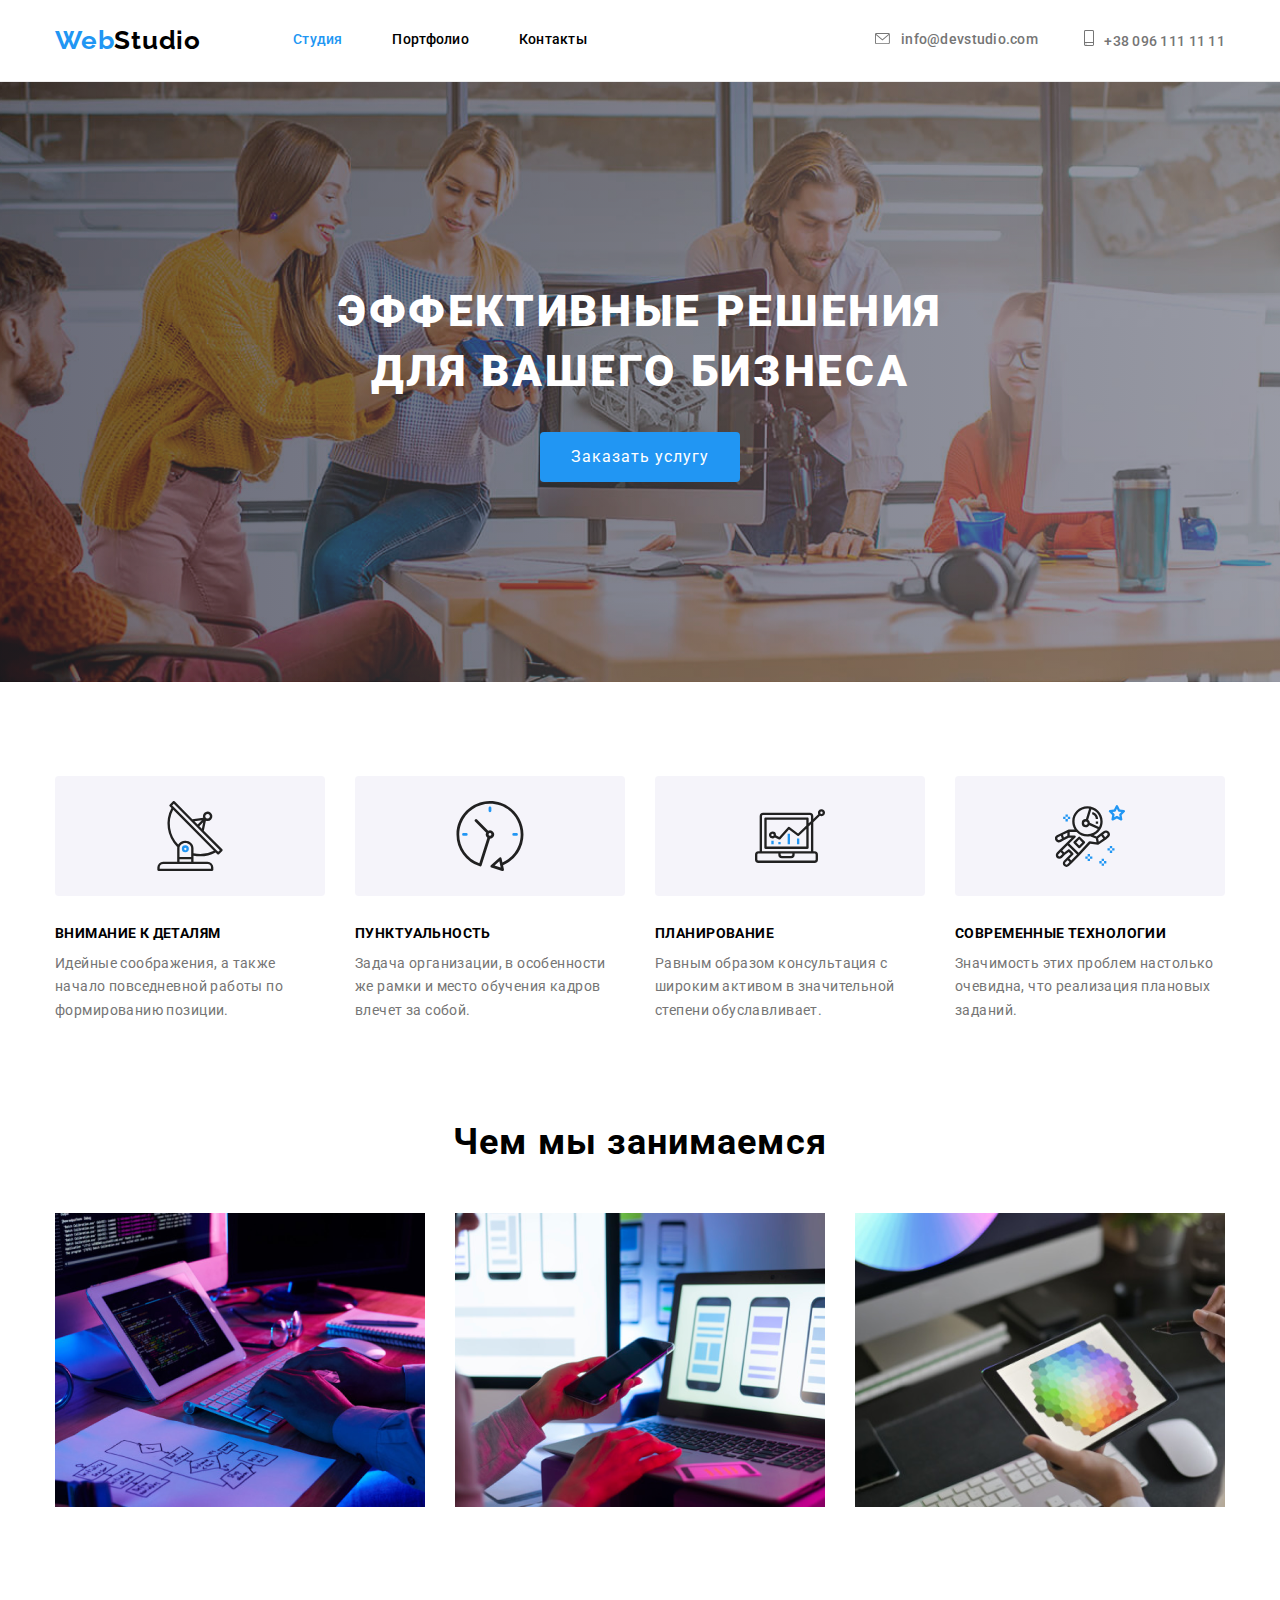
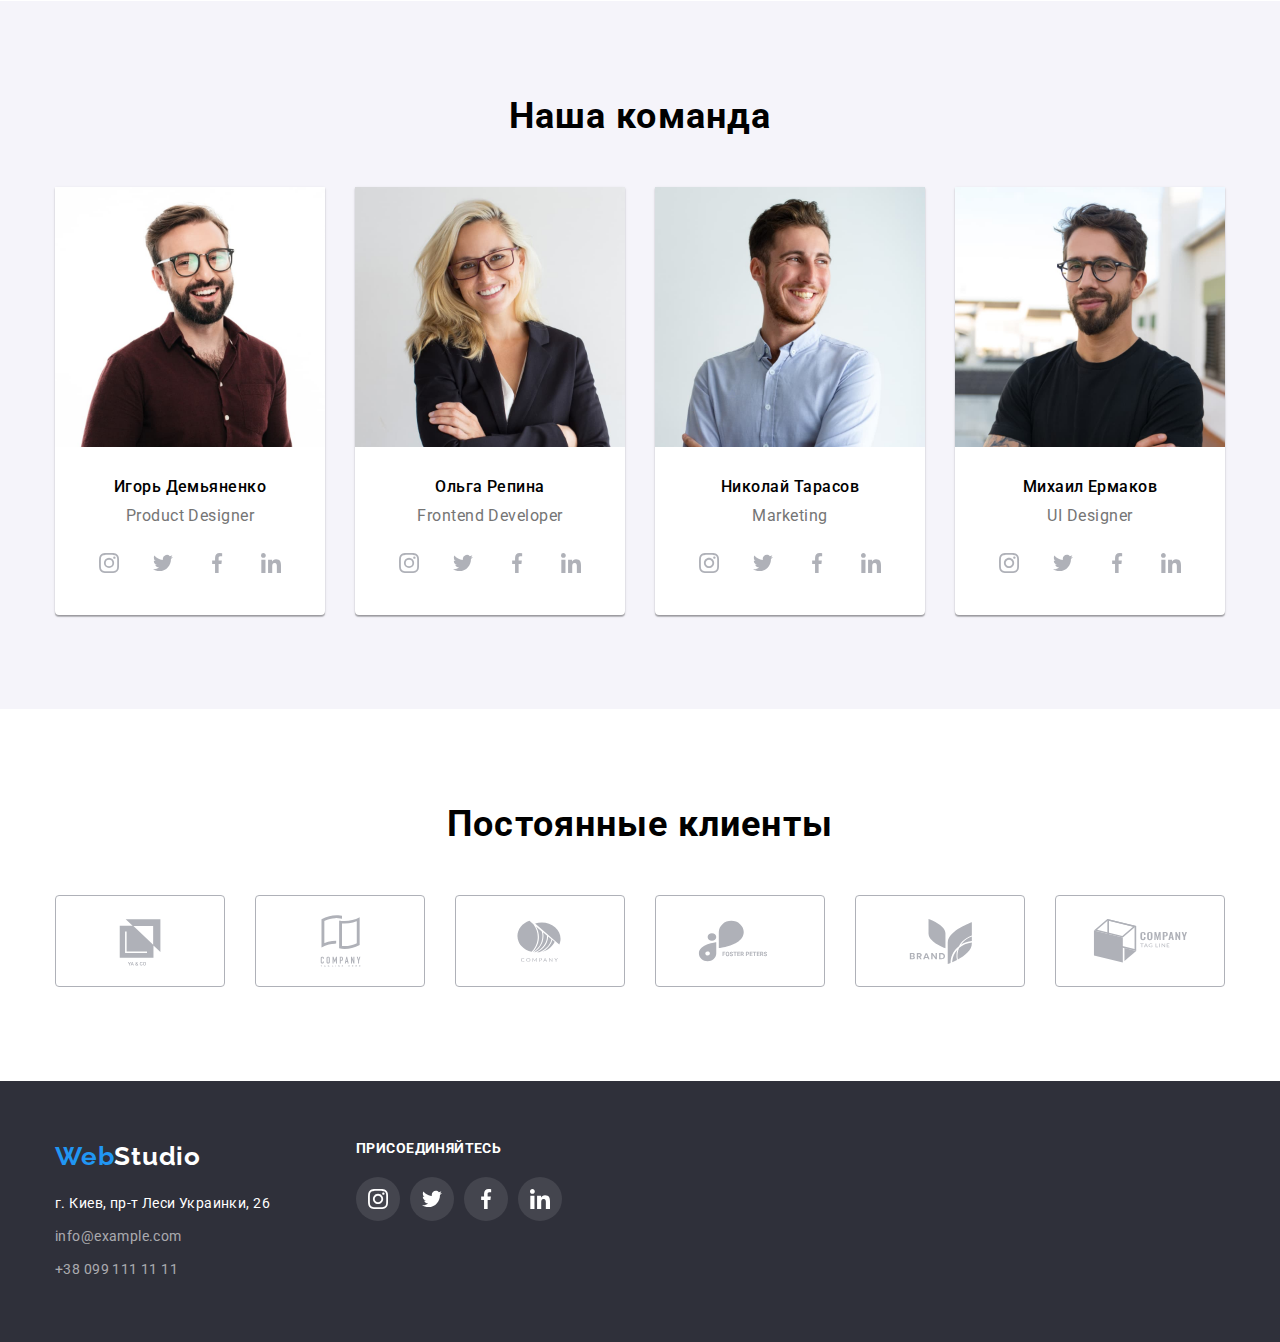
<file: index.html>
<!DOCTYPE html>
<html lang="ru">
<head>
    <meta charset="UTF-8">
    <meta http-equiv="X-UA-Compatible" content="IE=edge">
    <meta name="viewport" content="width=device-width, initial-scale=1.0">
    <title>Document</title>
    <link 
        href="https://fonts.googleapis.com/css2?family=Raleway:wght@700&family=Roboto:wght@400;500;700;900&display=swap"
        rel="stylesheet"/>
    <link rel="stylesheet" href="https://cdnjs.cloudflare.com/ajax/libs/modern-normalize/1.1.0/modern-normalize.min.css">
    <link rel="stylesheet" href="css/styles.css"/>
</head>
<body>
    <!--шапка-->
    <header>
        <div class="container page-header">
            <nav>
                <a class="logo" href="./index.html">Web<span class="logo-accent">Studio</span></a>
                <ul class="header-nav">
                    <li><a class="nav-border" href="./index.html" current="page">Студия</a></li>
                    <li><a class="nav-border" href="./portfolio.html">Портфолио</a></li>
                    <li><a class="nav-border" href="">Контакты</a></li>
                </ul>
            </nav>
            <ul class="header-contact">
                <li><a href="mailto:info@devstudio.com"><svg class="icon-header mail">
                            <use href="./symbol-defs.svg#envelope"></use>
                        </svg>info@devstudio.com</a></li>
                <li><a href="tel:+380961111111"><svg class="icon-header tel">
                            <use href="./symbol-defs.svg#smartphone"></use>
                        </svg>+38 096 111 11 11</a></li>
            </ul>
        </div>
    </header>
    <main>
        <!--герой-->
        <section class="hero">
            <div class="container">
                <h1 class="hero-item">Эффективные решения для вашего бизнеса</h1>
                <button type="button" class="button-order">Заказать услугу</button>
            </div>                                    
        </section>
        <!--деятельность-->
        <section class="quality">
            <div class="container">
                <ul class="quality-big-box">
                    <li class="quality-box antenna">                        
                        <h3 class="quality-title">Внимание к деталям</h3>
                        <p class="quality-item">Идейные соображения, а также начало повседневной работы по
                            формированию позиции.</p>
                    </li>
                    <li class="quality-box clock">
                        <h3 class="quality-title">Пунктуальность</h3>
                        <p class="quality-item">Задача организации, в особенности же рамки и место обучения кадров
                            влечет за собой.</p>
                    </li>
                    <li class="quality-box diagram">
                        <h3 class="quality-title">Планирование</h3>
                        <p class="quality-item">Равным образом консультация с широким активом в значительной степени
                            обуславливает.</p>
                    </li>
                    <li class="quality-box astronaut">
                        <h3 class="quality-title">Современные технологии</h3>
                        <p class="quality-item">Значимость этих проблем настолько очевидна, что реализация плановых
                            заданий.</p>
                    </li>
                </ul>
            </div>
        </section>
        <!--направления-->
        <section class="activity">
            <div class="container">
                <h2 class="activity-title">Чем мы занимаемся</h2>
                <ul class="activity-box">
                    <li><a href=""><img src="./images/computer.png" width="370" alt="компьютеры"></a></li>
                    <li><a href=""><img src="./images/laptop.png" width="370" alt="ноутбуки"></a></li>
                    <li><a href=""><img src="./images/tablet.png" width="370" alt="планшеты"></a></li>
                </ul>
            </div>
        </section>
        <!--сотрудники-->
        <section class="team">
            <div class="container">
                <h2 class="team-title">Наша команда</h2>
                <ul class="team-big-box">
                    <li class="team-box"><img src="./images/employee1.jpg" width="270" alt="Игорь Демьяненко"></a>
                    <div class="team-content">
                        <h3 class="team-box-title">Игорь Демьяненко</h3>
                        <p class="team-box-item" lang="en">Product Designer</p>
                        <ul class="team-network">
                            <li><a href="" class="team-svg"><svg class="icon"><use href="./symbol-defs.svg#instagram"></use></svg></a></li>
                            <li><a href="" class="team-svg"><svg class="icon"><use href="./symbol-defs.svg#twitter"></use></svg></a></li>
                            <li><a href="" class="team-svg"><svg class="icon"><use href="./symbol-defs.svg#facebook"></use></svg></a></li>
                            <li><a href="" class="team-svg"><svg class="icon"><use href="./symbol-defs.svg#linkedin"></use></svg></a></li>
                        </ul>
                    </div>                                     
                    </li>
                    <li class="team-box"><img src="./images/employee2.jpg" width="270" alt="Ольга Репина"></a>
                    <div class="team-content">
                        <h3 class="team-box-title">Ольга Репина</h3>
                        <p class="team-box-item" lang="en">Frontend Developer</p>
                        <ul class="team-network">
                            <li><a href="" class="team-svg"><svg class="icon"><use href="./symbol-defs.svg#instagram"></use></svg></a></li>
                            <li><a href="" class="team-svg"><svg class="icon"><use href="./symbol-defs.svg#twitter"></use></svg></a></li>
                            <li><a href="" class="team-svg"><svg class="icon"><use href="./symbol-defs.svg#facebook"></use></svg></a></li>
                            <li><a href="" class="team-svg"><svg class="icon"><use href="./symbol-defs.svg#linkedin"></use></svg></a></li>
                        </ul>
                    </div>                        
                    </li>
                    <li class="team-box"><img src="./images/employee3.jpg" width="270" alt="Николай Тарасов"></a>
                    <div class="team-content">
                        <h3 class="team-box-title">Николай Тарасов</h3>
                        <p class="team-box-item" lang="en">Marketing</p>
                        <ul class="team-network">
                            <li><a href="" class="team-svg"><svg class="icon"><use href="./images/symbol-defs.svg#instagram"></use></svg></a></li>
                            <li><a href="" class="team-svg"><svg class="icon"><use href="./images/symbol-defs.svg#twitter"></use></svg></a></li>
                            <li><a href="" class="team-svg"><svg class="icon"><use href="./images/symbol-defs.svg#facebook"></use></svg></a></li>
                            <li><a href="" class="team-svg"><svg class="icon"><use href="./images/symbol-defs.svg#linkedin"></use></svg></a></li>
                        </ul>
                    </div>                        
                    </li>
                    <li class="team-box"><img src="./images/employee4.jpg" width="270" alt="Михаил Ермаков"></a>
                    <div class="team-content">
                        <h3 class="team-box-title">Михаил Ермаков</h3>
                        <p class="team-box-item" lang="en">UI Designer</p>
                        <ul class="team-network">
                            <li><a href="" class="team-svg"><svg class="icon"><use href="./images/symbol-defs.svg#instagram"></use></svg></a></li>
                            <li><a href="" class="team-svg"><svg class="icon"><use href="./images/symbol-defs.svg#twitter"></use></svg></a></li>
                            <li><a href="" class="team-svg"><svg class="icon"><use href="./images/symbol-defs.svg#facebook"></use></svg></a></li>
                            <li><a href="" class="team-svg"><svg class="icon"><use href="./images/symbol-defs.svg#linkedin"></use></svg></a></li>
                        </ul>
                    </div>                        
                    </li>
                </ul>
            </div>
        </section>
        <!--клиенты-->
        <section class="clients">
            <div class="container">
                <h2 class="clients-title">Постоянные клиенты</h2>
                <ul class="clients-big-box">
                    <li><a class="clients-site" href=""><svg class="clients-icon"><use href="./images/symbol-defs.svg#company1"></use></svg></a></li>
                    <li><a class="clients-site" href=""><svg class="clients-icon"><use href="./images/symbol-defs.svg#company2"></use></svg></a></li>
                    <li><a class="clients-site" href=""><svg class="clients-icon"><use href="./images/symbol-defs.svg#company3"></use></svg></a></li>
                    <li><a class="clients-site" href=""><svg class="clients-icon"><use href="./images/symbol-defs.svg#company4"></use></svg></a></li>
                    <li><a class="clients-site" href=""><svg class="clients-icon"><use href="./images/symbol-defs.svg#company5"></use></svg></a></li>
                    <li><a class="clients-site" href=""><svg class="clients-icon"><use href="./images/symbol-defs.svg#company6"></use></svg></a></li>
                </ul>
            </div>
        </section>
    </main>
    <footer class="footer">
        <div class="container">
            <div class="footer-box">
                <div class="footer-address">
                    <a class="logo" href="./index.html">Web<span class="logo-accent-footer">Studio</span></a>
                    <address>
                        <ul class="address">
                            <li><a href="https://goo.gl/maps/jAV8vngoX1ZqWARp7" class="addr">г.
                                    Киев, пр-т Леси Украинки, 26</a></li>
                            <li><a href="mailto:info@example.com" class="phone-mail">info@example.com</a></li>
                            <li><a href="tel:+380991111111" class="phone-mail">+38 099 111 11 11</a>
                            </li>
                        </ul>
                    </address>
                </div>                
                <div class="footer-network">
                    <h3 class="network-title">присоединяйтесь</h3>
                    <ul class="team-network">
                        <li><a href="" class="footer-svg"><svg class="icon"><use href="./images/symbol-defs.svg#instagram"></use></svg></a></li>
                        <li><a href="" class="footer-svg"><svg class="icon"><use href="./images/symbol-defs.svg#twitter"></use></svg></a></li>
                        <li><a href="" class="footer-svg"><svg class="icon"><use href="./images/symbol-defs.svg#facebook"></use></svg></a></li>
                        <li><a href="" class="footer-svg"><svg class="icon"><use href="./images/symbol-defs.svg#linkedin"></use></svg></a></li>
                    </ul>
                </div>
            </div>            
        </div>
    </footer>
</body>
</html>
</file>
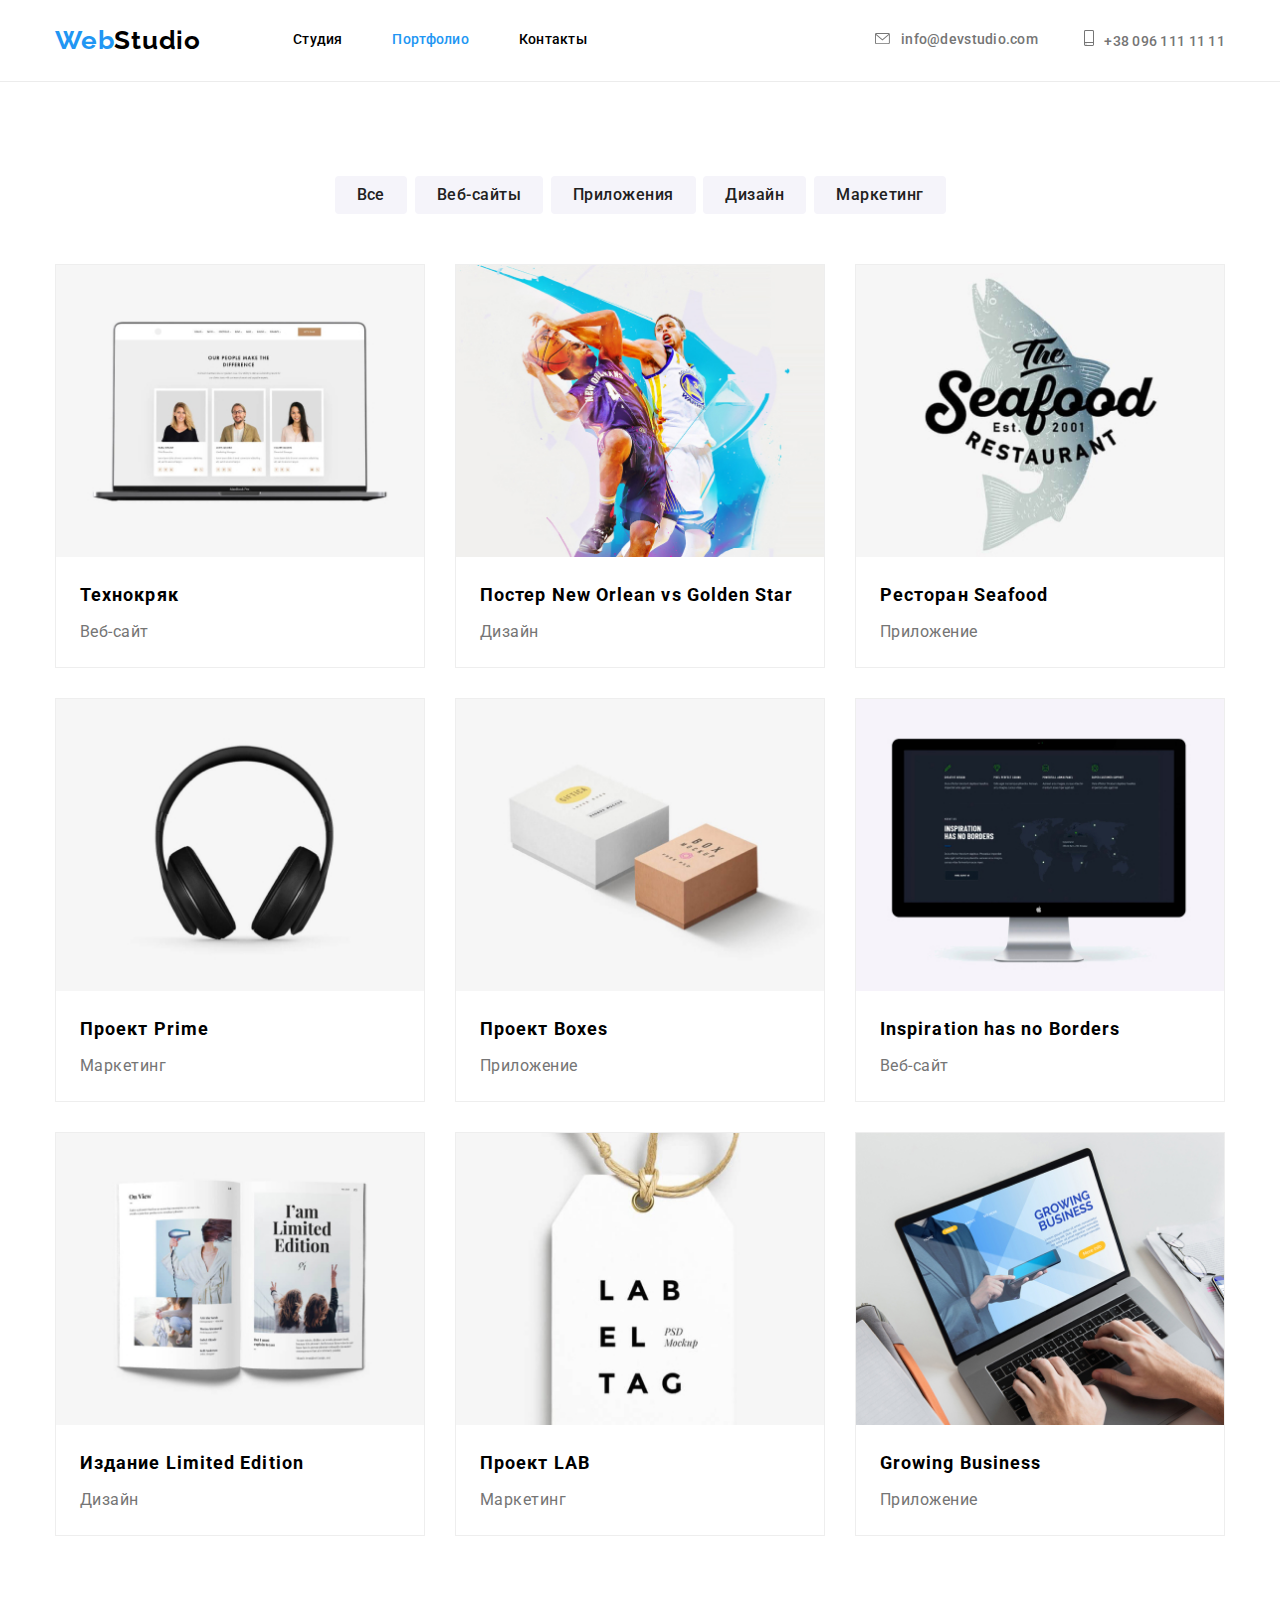
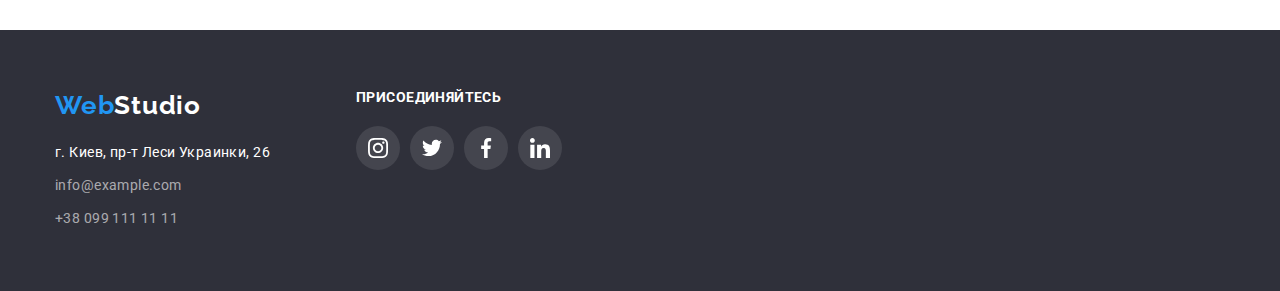
<file: portfolio.html>
<!DOCTYPE html>
<html lang="ru">
<head>
    <meta charset="UTF-8">
    <meta http-equiv="X-UA-Compatible" content="IE=edge">
    <meta name="viewport" content="width=device-width, initial-scale=1.0">
    <title>WebStudio</title>
    <link 
        href="https://fonts.googleapis.com/css2?family=Raleway:wght@700&family=Roboto:wght@400;500;700;900&display=swap"
        rel="stylesheet" />
    <link rel="stylesheet" href="https://cdnjs.cloudflare.com/ajax/libs/modern-normalize/1.1.0/modern-normalize.min.css">
    <link rel="stylesheet" href="css/styles.css"/>
</head>
<body>
    <!--шапка-->
    <header>
        <div class="container page-header">
            <nav>
                <a class="logo" href="./index.html">Web<span class="logo-accent">Studio</span></a>
                <ul class="header-nav">
                    <li><a class="nav-border" href="./index.html">Студия</a></li>
                    <li><a class="nav-border" href="./portfolio.html" current="page">Портфолио</a></li>
                    <li><a class="nav-border" href="">Контакты</a></li>
                </ul>
            </nav>
            <ul class="header-contact">
                <li><a href="mailto:info@devstudio.com"><svg class="icon-header mail">
                            <use href="./symbol-defs.svg#envelope"></use>
                        </svg>info@devstudio.com</a></li>
                <li><a href="tel:+380961111111"><svg class="icon-header tel">
                            <use href="./symbol-defs.svg#smartphone"></use>
                        </svg>+38 096 111 11 11</a></li>
            </ul>
        </div>
    </header>
    <main>
        <section class="portfolio">
            <div class="container">
                <!--фильтр-->
                <h1 class="portfolio-item">Наши работы</h1>
                <ul class="filter">
                    <li class="filter-button"><button type="button" class="button-port">Все</button></li>
                    <li class="filter-button"><button type="button" class="button-port">Веб-сайты</button></li>
                    <li class="filter-button"><button type="button" class="button-port">Приложения</button></li>
                    <li class="filter-button"><button type="button" class="button-port">Дизайн</button></li>
                    <li class="filter-button"><button type="button" class="button-port">Маркетинг</button></li>
                </ul>
                <!--список работ-->
                <ul class="work">
                    <li class="work-box"><a class="link" href=""><img src="./images/techno.jpg" width="370" alt="Ноутбук со страницей веб-сайта">
                            <div class="work-text">
                                <h3>Технокряк</h3>
                                <p>Веб-сайт</p>
                            </div></a>                        
                    </li>
                    <li class="work-box"><a class="link" href=""><img src="./images/new-orlean.jpg" width="370" alt="Постер">
                            <div class="work-text">
                                <h3>Постер New Orlean vs Golden Star</h3>
                                <p>Дизайн</p>
                            </div></a>                        
                    </li>
                    <li class="work-box"><a class="link" href=""><img src="./images/seafood.jpg" width="370" alt="Логотип ресторана">
                            <div class="work-text">
                                <h3>Ресторан Seafood</h3>
                                <p>Приложение</p>
                            </div></a>                        
                    </li>
                    <li class="work-box"><a class="link" href=""><img src="./images/prime.jpg" width="370" alt="Наушники">
                            <div class="work-text">
                                <h3>Проект Prime</h3>
                                <p>Маркетинг</p>
                            </div></a>                        
                    </li>
                    <li class="work-box"><a class="link" href=""><img src="./images/boxes.jpg" width="370" alt="Коробки">
                            <div class="work-text">
                                <h3>Проект Boxes</h3>
                                <p>Приложение</p>
                            </div></a>
                        
                    </li>
                    <li class="work-box"><a class="link" href=""><img src="./images/borders.jpg" width="370" alt="Монитор со страницей веб-сайта">
                            <div class="work-text">
                                <h3>Inspiration has no Borders</h3>
                                <p>Веб-сайт</p>
                            </div></a>                        
                    </li>
                    <li class="work-box"><a class="link" href=""><img src="./images/limited.jpg" width="370" alt="Журнал">
                            <div class="work-text">
                                <h3>Издание Limited Edition</h3>
                                <p>Дизайн</p>
                            </div></a>                        
                    </li>
                    <li class="work-box"><a class="link" href=""><img src="./images/lab.jpg" width="370" alt="Бирка товара">
                            <div class="work-text">
                                <h3>Проект LAB</h3>
                                <p>Маркетинг</p>
                            </div></a>                        
                    </li>
                    <li class="work-box"><a class="link" href=""><img src="./images/business.jpg" width="370" alt="Фото приложения">
                            <div class="work-text">
                                <h3>Growing Business</h3>
                                <p>Приложение</p>
                            </div></a>                        
                    </li>
                </ul>
            </div>
        </section>
    </main>
    <footer class="footer">
        <div class="container">
            <div class="footer-box">
                <div class="footer-address">
                    <a class="logo" href="./index.html">Web<span class="logo-accent-footer">Studio</span></a>
                    <address>
                        <ul class="address">
                            <li><a href="https://goo.gl/maps/jAV8vngoX1ZqWARp7" class="addr">г.
                                    Киев, пр-т Леси Украинки, 26</a></li>
                            <li><a href="mailto:info@example.com" class="phone-mail">info@example.com</a></li>
                            <li><a href="tel:+380991111111" class="phone-mail">+38 099 111 11 11</a>
                            </li>
                        </ul>
                    </address>
                </div>
                <div class="footer-network">
                    <h3 class="network-title">присоединяйтесь</h3>
                    <ul class="team-network">
                        <li><a href="" class="footer-svg"><svg class="icon">
                                    <use href="./images/symbol-defs.svg#instagram"></use>
                                </svg></a></li>
                        <li><a href="" class="footer-svg"><svg class="icon">
                                    <use href="./images/symbol-defs.svg#twitter"></use>
                                </svg></a></li>
                        <li><a href="" class="footer-svg"><svg class="icon">
                                    <use href="./images/symbol-defs.svg#facebook"></use>
                                </svg></a></li>
                        <li><a href="" class="footer-svg"><svg class="icon">
                                    <use href="./images/symbol-defs.svg#linkedin"></use>
                                </svg></a></li>
                    </ul>
                </div>
            </div>
        </div>
    </footer>
</body>
</html>
</file>
<file: css/styles.css>
/*цвет основного текста #212121*/
/*цвет вторичного текста #757575*/
/*цвет текста акцент #2196F3*/
/*цвет текста активн #FFFFFF/
/*основной цвет фона #E5E5E5*/

:root {
    --primary-text-color: #21212;
    --main-text-color: #757575;
    --accent-text-color: #2196F3;
    --active-text-color: #FFFFFF;
}

body {
    background-color: #FFFFFF;
    color: var(--primary-text-color);

    font-family: Roboto, sans-serif;
    font-style: normal;
    font-weight: 700;
}

/* * {
    margin: 0;
    padding: 0;
    box-sizing: border-box;
} */
section {
    padding-top: 94px;
    padding-bottom: 94px;
}

.container {
    width: 1200px;
    padding-left: 15px;
    padding-right: 15px;
    margin-left: auto;
    margin-right: auto;
}

h1, h2, h3, ul, p {
    margin: 0;
    padding: 0;
}

ul {
    list-style: none;
    cursor: pointer;    
}

html {
    box-sizing: border-box;
}

a {
    text-decoration: none;
    color: var(--primary-text-color);
    margin: 0;
        padding: 0;
}

img {
    display: block;
    width: 100%;
    height: auto;
    padding: 0;
    margin: 0;        
}

/*шапка*/
/*логотип*/
.logo {
    color: var(--accent-text-color);

    font-family: Raleway, sans-serif;
    font-size: 26px;
    line-height: 1.19;
    letter-spacing: 0.03em;
}

.logo-accent {
    color: #000;
}

/*навигация + контакты*/
header {
    border-bottom: 1px solid #ECECEC; 
    padding-top: 25px;
    padding-bottom: 25px;
}

.page-header {    
    display: flex;
    flex-direction: row;
    justify-content: space-between;
    align-items: center;
}
nav {
    width: 532px;
    display: flex;
    flex-direction: row;
    justify-content: space-between;
    align-items: center;
}

.header-nav, .header-contact {
    font-family: Roboto, sans-serif;
    font-weight: 500;
    font-size: 14px;
    line-height: 1.14;
    letter-spacing: 0.02em;
}

.header-nav {
    display: flex;
    flex-direction: row;
    width: 294px;
    justify-content: space-between;
    padding: 0;  
}

.header-nav a:hover,
.header-nav a:focus {
    color: var(--accent-text-color);    
}

[current] {
    color: var(--accent-text-color);
    margin-bottom: 10px;
}

.header-contact {
    color: var(--main-text-color);

    display: flex;
    width: 350px;
    list-style: none;
    justify-content: space-between;
    align-items: center;    
    padding: 0;
    margin: 0;    
}

.icon-header {
    display: flexbox;
    fill: currentColor;
    margin: 0 10px 0 0;
    padding: 0;
    background-size: auto;    
    background-position: center;
    align-items: center;
}

.mail {
    width: 16px;
    height: 12px;
}

.tel {
    width: 10px;
    height: 16px;
}

.header-contact a:hover,
.header-contact a:focus {
    color: var(--accent-text-color);
}

.contact:hover, 
.contact:focus {
    fill: var(--accent-text-color);
}

/*герой*/
.hero {    
    color: #FFFFFF;
    background-color: #2F303A;
    background-image: linear-gradient(to right, rgba(47, 48, 58, 0.4), rgba(196, 196, 196, 0.4)), url('../images/hero.jpg');
    background-repeat: no-repeat;
    background-position: center;
    background-size: cover;
    background-size: 1600px;
    text-align: center;
    padding-top: 200px;
    padding-bottom: 200px;    
}

.hero-item {
    display: inline-block;
    width: 696px;    
    margin-bottom: 30px;    
    
    color: #FFFFFF;

    font-family: Roboto, sans-serif;
    font-weight: 900;
    font-size: 44px;
    line-height: 1.36;
    letter-spacing: 0.06em;
    text-transform: uppercase;
}

.button-order {
    color: var(--active-text-color);
    background: var(--accent-text-color);       
    
    font-family: Roboto, sans-serif;
    font-size: 16px;
    line-height: 1.88;    
    letter-spacing: 0.06em;

    display: block;
    min-width: 200px;
    height: 50px;
    margin: 0 auto;    
    
    cursor: pointer;

    border: transparent;
    border-radius: 4px;
}

.button-order:hover, 
.button-order:focus {
    color: var(--accent-text-color);
    background-color: var(--active-text-color);
}

.button-order:active {
    color: var(--accent-text-color);
}

/*направления*/

.quality {
    padding-bottom: 0;    
}

.quality-big-box {
    display: flex;
    flex-direction: row;
    justify-content: space-between;
    padding: 0;
    margin-left: auto;
    margin-right: auto;
}

.quality-box {
    width: 270px;
    height: 251px;
}

.quality-box::before {
    display: block;
    content: "";
    height: 120px;
    margin-bottom: 30px;
    background: #F5F4FA;
    border-radius: 4px;    
    background-size: 70px;
    background-position: center;
    background-repeat: no-repeat;
}

.antenna::before {         
    background-image: url(../images/antenna.svg);        
}

.clock::before {
    background-image: url(../images/clock.svg);
}

.diagram::before {
    background-image: url(../images/diagram.svg);
}

.astronaut::before {
    background-image: url(../images/astronaut.svg);
}

.quality-title {
    color: var(--primary-text-color);

    font-family: Roboto, sans-serif;
    font-size: 14px;
    line-height: 1.14;
    letter-spacing: 0.03em;
    text-transform: uppercase;
    margin-bottom: 10px;
}

.quality-item {
    color: var(--main-text-color);

    font-family: Roboto, sans-serif;
    font-weight: 400;
    font-size: 14px;
    line-height: 1.71;
    letter-spacing: 0.03em;    
}

/*чем занимаемся*/

.activity-title {
    color: var(--primary-text-color);

    font-family: Roboto, sans-serif;
    font-size: 36px;
    line-height: 1.17;
    text-align: center;
    letter-spacing: 0.03em;
    margin-top: 0;
    margin-bottom: 50px;
}

.activity-box {
    display: flex;
    flex-direction: row;
    justify-content: space-between;
    margin-top: 50px;
    margin: 0;
    padding: 0;
}

/*сотрудники*/

.team {    
    background-color: #F5F4FA;
}

.team-title {
    font-family: Roboto, sans-serif;
    font-size: 36px;
    line-height: 1.17;
    text-align: center;
    letter-spacing: 0.03em;
    margin-top: 0;
    margin-bottom: 50px;
    padding: 0;
}

.team-big-box {    
    display: flex;
    flex-direction: row;
    justify-content: space-between;
    width: 1170px;    
    margin: 0;
    padding: 0;
}

.team-box {
    background-color: #FFFFFF;

    width: 270px;        
    border-bottom-left-radius: 4px;
    border-bottom-right-radius: 4px;
    box-shadow: 0px 1px 3px rgba(0, 0, 0, 0.12), 
                0px 1px 1px rgba(0, 0, 0, 0.14), 
                0px 2px 1px rgba(0, 0, 0, 0.2);
}

.team-content {
    padding: 30px 0;
}

.team-box-title {
    color: var(--primary-text-color);

    font-family: Roboto, sans-serif;
    font-weight: 500;
    font-size: 16px;
    line-height: 1.19;
    text-align: center;
    letter-spacing: 0.03em;
    margin-top: 0; 
    margin-bottom: 10px;  
}

.team-box-item {
    color: var(--main-text-color);

    font-family: Roboto, sans-serif;
    font-weight: 400;
    font-size: 16px;
    line-height: 1.19;
    text-align: center;
    letter-spacing: 0.03em;
    margin-bottom: 16px;
}

.team-network {
    display: flexbox;
    flex-direction: row;
    justify-content: space-between;
    margin-left: 32px;
    margin-right: 32px;
}

.team-svg {
    fill: rgba(175, 177, 184, 1);
    background-color: var(--active-text-color);

    width: 44px;
    height: 44px;
    margin: 0;
    padding: 0;    
    border-radius: 50%;
    display: flex;
    align-items: center;
    justify-content: center;
}

.team-svg:hover,
.team-svg:active {
    background-color: var(--accent-text-color);
    fill: var(--active-text-color);
}

.icon {
    display: block;
    width: 20px;
    height: 20px;
    margin: 0;
    padding: 0;
    background-size: auto;
    background-position: center;
    align-items: center;    
}

.clients-title {
    color: var(--primary-text-color);
    
    font-family: Roboto, sans-serif;
    font-size: 36px;
    line-height: 1.17;
    letter-spacing: 0.03em;    
    text-align: center;
    margin-bottom: 50px;
}
.clients-big-box {
    display: flex;
    justify-content: space-between;
    width: 1170px;
    margin: 0;
    padding: 0;
}

.clients-site {
    display: block;
    width: 170px;
    height: 92px;
    padding: 16px 32px;
    margin: 0;
    background-size: auto;
    background-position: center;
    background-color: #fff;
    border: 1px solid #AFB1B8;
    border-radius: 4px;
    fill: rgba(175, 177, 184, 1);    
}

.clients-icon {
    width: 106px;
    height: 60px;    
}

.clients-site:hover, 
.clients-site:focus {
    fill: var(--accent-text-color);
    border-color: rgba(33, 150, 243, 1);
}

/*подвал*/
.footer {
    background-color: #2F303A;
    
    padding-top: 60px;
    padding-bottom: 60px;
}

.footer-box {
    display: flex;
    flex-direction: row;
}

.footer-address {
    margin-right: 70px;
}

.footer .logo {
    display: inline-flex;
    margin-bottom: 20px;    
}

.logo-accent-footer {
    color: #FFFFFF;
}

.address {
    font-style: normal;
    
    display: inline-block;
    width: 231px;    
    margin: 0;
    padding: 0;
}

.address > li {
    margin-bottom: 9px;
}

.address > li:last-child {
    margin-bottom: 0;
}

.addr, .phone-mail {
    color: #FFFFFF;

    font-family: Roboto, sans-serif;
    font-weight: 400;
    font-size: 14px;
    line-height: 1.71;
    letter-spacing: 0.03em;
}

.phone-mail {
    color: rgba(255, 255, 255, 0.6);
}

.footer a:hover,
.footer a:focus {
    color: var(--accent-text-color);
}

.network-title {
    color: #FFFFFF;

    font-family: 'Roboto' sans-serif;    
    font-size: 14px;
    line-height: 1.14;
    letter-spacing: 0.03em;
    text-transform: uppercase;
    margin-bottom: 20px;
}

.team-network {
    display: flex;
    width: 206px;
    justify-content: space-between;
    margin-left: auto;
    margin-right: auto;
}

.footer-svg {
    background-color: rgba(255, 255, 255, 0.1);
    fill: #FFFFFF;

    width: 44px;
    height: 44px;
    border-radius: 50%;
    padding: auto;
    display: flex;
    align-items: center;
    justify-content: center;    
}

.footer-svg:hover,
.footer-svg:focus {
    background-color: var(--accent-text-color);
}

/*портфолио*/
.portfolio-item {
    color: var(--primary-text-color);
    font-size: 0;
    margin: 0;
    padding: o;
}

.filter {
    max-width: 611px;    
    display: flex;
    flex-direction: row;
    justify-content: space-between;
    margin-left: auto;
    margin-right: auto;
    margin-top: 0;
    margin-bottom: 50px;
    padding: 0;
}

.button-port {
    color: #212121;
    background: #F5F4FA;

    font-family: Roboto, sans-serif;
    font-size: 16px;
    font-weight: 500;
    line-height: 1.62;
    letter-spacing: 0.03em;
    
    display: block;
    cursor: pointer;    
    padding: 6px 22px;

    border: transparent;
    border-radius: 4px;
}

.button-port:hover,
.button-port:focus {
    color: var(--active-text-color);
    background-color: var(--accent-text-color);
    box-shadow: inset 0px 3px 1px rgba(0, 0, 0, 0.1), 
                    0px 1px 2px rgba(0, 0, 0, 0.08), 
                    0px 2px 2px rgba(0, 0, 0, 0.12);
}

.button-port:active {
    color: var(--accent-text-color);
}

.filter-button > filter {
margin: 0;
padding: 0;
}

.work {
    display: flex;
    width: 1170px;
    
    flex-wrap: wrap;
    margin-bottom: 0;
    padding: 0;
}

.work-box {
    display: block;
    width: 370px;
    height: 404px;
    margin-left: 0;
    margin-right: 30px;
    margin-top: 0;
    margin-bottom: 30px;
    padding: 0;
    background-color: #FFFFFF;
    border: 1px solid #EEEEEE;
}

.work-box:nth-child(3n) {
    margin-right: 0;
}

.work-box:nth-last-child(-n+3) {
    margin-bottom: 0;
}

.link {
    display: block;
}

.link:hover,
.link:focus {
    box-shadow: 0px 1px 1px rgba(0, 0, 0, 0.12), 0px 4px 4px rgba(0, 0, 0, 0.06), 1px 4px 6px rgba(0, 0, 0, 0.16);    
}

.work-text {
    padding: 20px 24px;
}

.work-box h3 {
    color: var(--primary-text-color);

    font-family: Roboto, sans-serif;
    font-size: 18px;
    line-height: 2;
    letter-spacing: 0.06em;
    padding: 0;
    margin: 0 0 4px 0;
}

.work p {
    color: var(--main-text-color);

    font-family: Roboto, sans-serif;
    font-weight: 400;
    font-size: 16px;
    line-height: 1.88;
    letter-spacing: 0.03em;
    margin: 0;
    padding: 0;
}

. {

}
</file>
